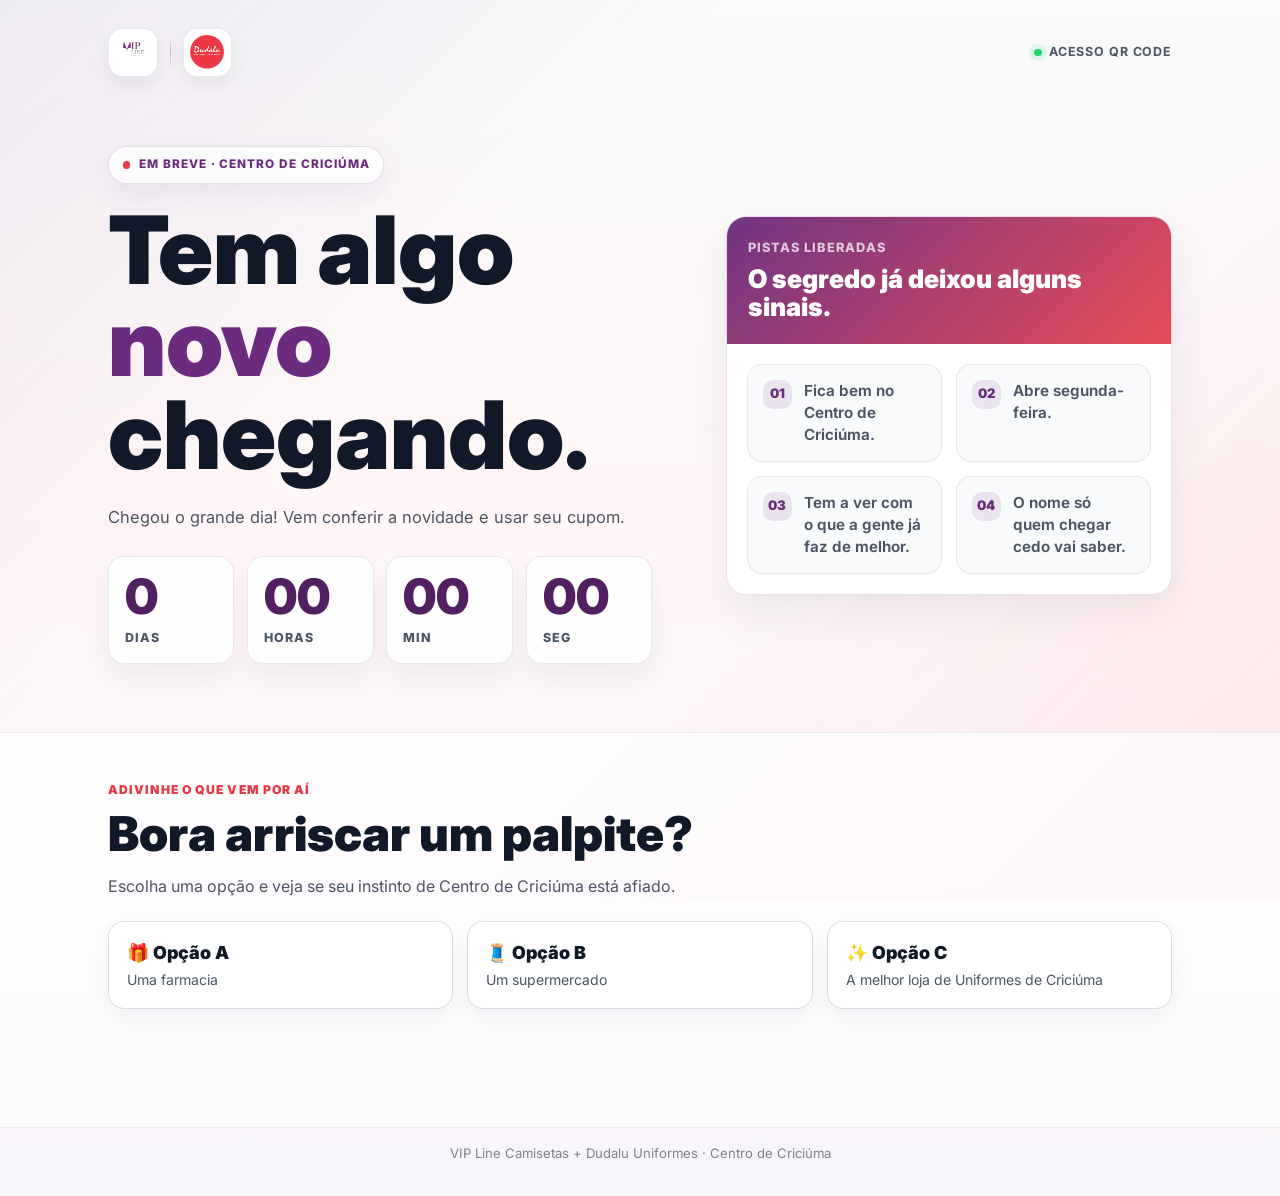
<file: misterio.html>
<!DOCTYPE html>
<html lang="pt-BR">
<head>
  <meta charset="UTF-8">
  <meta name="viewport" content="width=device-width, initial-scale=1.0">
  <title>Tem algo novo chegando | VIP Line + Dudalu</title>
  <meta name="description" content="Uma novidade misteriosa vai chegar ao Centro de Criciúma. Adivinhe primeiro e desbloqueie 20% de desconto na abertura.">
  <meta name="robots" content="noindex">

  <meta property="og:type" content="website">
  <meta property="og:url" content="https://dudaline.com/misterio.html">
  <meta property="og:title" content="Tem algo novo chegando.">
  <meta property="og:description" content="Ainda é segredo. Mas quem descobrir primeiro garante 20% de desconto na abertura.">
  <meta property="og:image" content="https://dudaline.com/assets/img/hero-home.png">

  <meta name="twitter:card" content="summary_large_image">
  <meta name="twitter:url" content="https://dudaline.com/misterio.html">
  <meta name="twitter:title" content="Tem algo novo chegando.">
  <meta name="twitter:description" content="Ainda é segredo. Mas quem descobrir primeiro garante 20% de desconto na abertura.">
  <meta name="twitter:image" content="https://dudaline.com/assets/img/hero-home.png">

  <link rel="icon" href="/assets/img/favicon.png">
  <link rel="icon" type="image/png" sizes="96x96" href="/assets/img/favicon-96x96.png">
  <link rel="icon" type="image/png" sizes="48x48" href="/assets/img/favicon-48x48.png">
  <link rel="icon" type="image/png" sizes="32x32" href="/assets/img/favicon-32x32.png">
  <link rel="icon" type="image/png" sizes="16x16" href="/assets/img/favicon-16x16.png">
  <link rel="apple-touch-icon" sizes="180x180" href="/assets/img/apple-touch-icon.png">

  <link rel="preconnect" href="https://fonts.googleapis.com">
  <link rel="preconnect" href="https://fonts.gstatic.com" crossorigin>
  <link rel="preload" as="style" href="https://fonts.googleapis.com/css2?family=Inter:wght@300;400;500;600;700;800;900&display=swap" onload="this.onload=null;this.rel='stylesheet'">
  <noscript><link rel="stylesheet" href="https://fonts.googleapis.com/css2?family=Inter:wght@300;400;500;600;700;800;900&display=swap"></noscript>
  <link rel="stylesheet" href="assets/css/tailwind.min.css">

  <style>
    :root {
      --brand-purple: #6B2C7E;
      --brand-purple-dark: #522060;
      --brand-purple-soft: #F8F5FA;
      --brand-red: #E63946;
      --brand-red-dark: #C1121F;
      --brand-red-soft: #FFF5F6;
      --brand-bg: #F9FAFB;
      --brand-text: #111827;
      --brand-muted: #4B5563;
      --brand-line: #E5E7EB;
      --brand-green: #25D366;
      --brand-green-dark: #1EBE5A;
      --shadow-soft: 0 18px 45px rgba(17, 24, 39, 0.08);
      --radius-card: 1rem;
      --transition: all 0.3s cubic-bezier(0.4, 0, 0.2, 1);
    }

    * {
      box-sizing: border-box;
    }

    html {
      scroll-behavior: smooth;
    }

    body {
      margin: 0;
      min-height: 100vh;
      background:
        linear-gradient(180deg, rgba(249, 250, 251, 0.96) 0%, rgba(255, 245, 246, 0.86) 43%, rgba(248, 245, 250, 0.92) 100%);
      color: var(--brand-text);
      font-family: "Inter", sans-serif;
      -webkit-font-smoothing: antialiased;
      text-rendering: optimizeLegibility;
    }

    a {
      color: inherit;
      text-decoration: none;
    }

    button,
    input {
      font: inherit;
    }

    button {
      cursor: pointer;
    }

    [hidden] {
      display: none !important;
    }

    .page-shell {
      min-height: 100vh;
      overflow: hidden;
      position: relative;
    }

    .page-shell::before {
      content: "";
      position: fixed;
      inset: 0;
      z-index: -1;
      background:
        linear-gradient(135deg, rgba(107, 44, 126, 0.08) 0%, transparent 34%),
        linear-gradient(315deg, rgba(230, 57, 70, 0.08) 0%, transparent 38%);
      pointer-events: none;
    }

    .wrap {
      width: min(100%, 1120px);
      margin: 0 auto;
      padding: 0 1.25rem;
    }

    .brand-strip {
      padding: 1rem 0 0.5rem;
    }

    .brand-strip__inner {
      display: flex;
      align-items: center;
      justify-content: space-between;
      gap: 1rem;
      min-height: 3.75rem;
    }

    .brand-lockup {
      display: inline-flex;
      align-items: center;
      gap: 0.75rem;
      min-width: 0;
    }

    .brand-logo {
      display: inline-flex;
      align-items: center;
      justify-content: center;
      width: 3.1rem;
      height: 3.1rem;
      padding: 0.42rem;
      background: #fff;
      border: 1px solid rgba(229, 231, 235, 0.9);
      border-radius: 0.9rem;
      box-shadow: 0 8px 20px rgba(17, 24, 39, 0.06);
    }

    .brand-logo img {
      width: 100%;
      height: 100%;
      object-fit: contain;
      display: block;
    }

    .brand-divider {
      width: 1px;
      height: 2.1rem;
      background: linear-gradient(to bottom, transparent, rgba(156, 163, 175, 0.65), transparent);
      flex: 0 0 auto;
    }

    .brand-note {
      display: inline-flex;
      align-items: center;
      gap: 0.45rem;
      color: var(--brand-muted);
      font-size: 0.78rem;
      font-weight: 700;
      letter-spacing: 0.07em;
      text-transform: uppercase;
      white-space: nowrap;
    }

    .brand-note__dot {
      width: 0.45rem;
      height: 0.45rem;
      border-radius: 999px;
      background: var(--brand-green);
      box-shadow: 0 0 0 5px rgba(37, 211, 102, 0.12);
    }

    .hero {
      padding: 2.25rem 0 2.75rem;
    }

    .hero-grid {
      display: grid;
      gap: 2rem;
      align-items: center;
    }

    .eyebrow {
      display: inline-flex;
      align-items: center;
      gap: 0.55rem;
      margin: 0 0 1.25rem;
      padding: 0.55rem 0.85rem;
      border: 1px solid rgba(107, 44, 126, 0.16);
      border-radius: 999px;
      background: rgba(255, 255, 255, 0.78);
      color: var(--brand-purple);
      font-size: 0.74rem;
      font-weight: 800;
      letter-spacing: 0.08em;
      text-transform: uppercase;
      box-shadow: 0 10px 28px rgba(107, 44, 126, 0.08);
    }

    .eyebrow::before {
      content: "";
      width: 0.48rem;
      height: 0.48rem;
      border-radius: 999px;
      background: var(--brand-red);
    }

    .hero-title {
      max-width: 11ch;
      margin: 0;
      color: var(--brand-text);
      font-size: clamp(2.65rem, 14vw, 5.9rem);
      line-height: 0.98;
      font-weight: 900;
      letter-spacing: 0;
    }

    .hero-title span {
      color: var(--brand-purple);
    }

    .hero-copy {
      max-width: 38rem;
      margin: 1.35rem 0 0;
      color: var(--brand-muted);
      font-size: 1.03rem;
      line-height: 1.7;
    }

    .countdown {
      display: grid;
      grid-template-columns: repeat(2, minmax(0, 1fr));
      gap: 0.8rem;
      margin-top: 1.55rem;
      max-width: 34rem;
    }

    .time-card {
      min-height: 6.1rem;
      padding: 1rem;
      border: 1px solid rgba(229, 231, 235, 0.9);
      border-radius: var(--radius-card);
      background: rgba(255, 255, 255, 0.86);
      box-shadow: 0 12px 28px rgba(17, 24, 39, 0.06);
    }

    .time-card strong {
      display: block;
      min-width: 2ch;
      color: var(--brand-purple-dark);
      font-size: clamp(2rem, 11vw, 3.05rem);
      line-height: 1;
      font-weight: 900;
    }

    .time-card span {
      display: block;
      margin-top: 0.45rem;
      color: var(--brand-muted);
      font-size: 0.78rem;
      font-weight: 800;
      letter-spacing: 0.08em;
      text-transform: uppercase;
    }

    .mystery-card {
      border: 1px solid rgba(107, 44, 126, 0.14);
      border-radius: 1.25rem;
      background: #fff;
      box-shadow: var(--shadow-soft);
      overflow: hidden;
    }

    .mystery-card__top {
      padding: 1.1rem;
      background: linear-gradient(135deg, rgba(107, 44, 126, 0.96), rgba(230, 57, 70, 0.9));
      color: #fff;
    }

    .mystery-card__top p {
      margin: 0;
      color: rgba(255, 255, 255, 0.72);
      font-size: 0.8rem;
      font-weight: 800;
      letter-spacing: 0.08em;
      text-transform: uppercase;
    }

    .mystery-card__top h2 {
      margin: 0.45rem 0 0;
      font-size: 1.6rem;
      line-height: 1.12;
      font-weight: 900;
      letter-spacing: 0;
    }

    .clues {
      display: grid;
      gap: 0.85rem;
      padding: 1rem;
      background: rgba(255, 255, 255, 0.76);
    }

    .clue-card {
      display: flex;
      align-items: flex-start;
      gap: 0.8rem;
      min-height: 4.6rem;
      padding: 0.95rem;
      border: 1px solid rgba(229, 231, 235, 0.9);
      border-radius: 0.95rem;
      background: var(--brand-bg);
    }

    .clue-card__number {
      display: inline-flex;
      align-items: center;
      justify-content: center;
      flex: 0 0 auto;
      width: 1.8rem;
      height: 1.8rem;
      border-radius: 0.62rem;
      background: rgba(107, 44, 126, 0.1);
      color: var(--brand-purple);
      font-size: 0.82rem;
      font-weight: 900;
    }

    .clue-card p {
      margin: 0;
      color: var(--brand-muted);
      font-size: 0.95rem;
      line-height: 1.45;
      font-weight: 650;
    }

    .section {
      padding: 2.25rem 0;
    }

    .section-band {
      padding: 2rem 0;
      background: rgba(255, 255, 255, 0.62);
      border-top: 1px solid rgba(229, 231, 235, 0.78);
      border-bottom: 1px solid rgba(229, 231, 235, 0.78);
    }

    .section-head {
      max-width: 39rem;
      margin-bottom: 1.35rem;
    }

    .section-kicker {
      display: block;
      margin-bottom: 0.55rem;
      color: var(--brand-red);
      font-size: 0.76rem;
      font-weight: 900;
      letter-spacing: 0.09em;
      text-transform: uppercase;
    }

    .section-title {
      margin: 0;
      color: var(--brand-text);
      font-size: clamp(1.9rem, 8vw, 3rem);
      line-height: 1.08;
      font-weight: 900;
      letter-spacing: 0;
    }

    .section-copy {
      margin: 0.8rem 0 0;
      color: var(--brand-muted);
      font-size: 1rem;
      line-height: 1.65;
    }

    .options-grid {
      display: grid;
      gap: 0.9rem;
    }

    .option-card {
      display: grid;
      gap: 0.2rem;
      width: 100%;
      min-height: 5.3rem;
      padding: 1.1rem;
      text-align: left;
      border: 1.5px solid rgba(107, 44, 126, 0.18);
      border-radius: var(--radius-card);
      background: #fff;
      color: var(--brand-text);
      box-shadow: 0 10px 24px rgba(17, 24, 39, 0.05);
      transition: var(--transition);
    }

    .option-card:hover,
    .option-card:focus-visible {
      transform: translateY(-2px);
      border-color: rgba(107, 44, 126, 0.52);
      box-shadow: 0 16px 32px rgba(107, 44, 126, 0.13);
      outline: none;
    }

    .option-card strong {
      font-size: 1.12rem;
      font-weight: 900;
    }

    .option-card span {
      color: var(--brand-muted);
      font-size: 0.88rem;
      line-height: 1.45;
    }

    .quiz-state {
      min-height: 3.4rem;
      margin-top: 1rem;
    }

    .checking,
    .success,
    .wrong {
      display: flex;
      align-items: center;
      gap: 0.75rem;
      padding: 0.9rem 1rem;
      border-radius: var(--radius-card);
      font-weight: 800;
    }

    .checking {
      border: 1px solid rgba(107, 44, 126, 0.14);
      background: rgba(107, 44, 126, 0.08);
      color: var(--brand-purple-dark);
    }

    .success {
      border: 1px solid rgba(37, 211, 102, 0.24);
      background: rgba(37, 211, 102, 0.09);
      color: #12733A;
      opacity: 0;
      transform: translateY(6px);
      transition: var(--transition);
    }

    .success.is-visible {
      opacity: 1;
      transform: translateY(0);
    }

    .wrong {
      border: 1px solid rgba(230, 57, 70, 0.24);
      background: rgba(230, 57, 70, 0.08);
      color: var(--brand-red-dark);
      opacity: 0;
      transform: translateY(6px);
      transition: var(--transition);
    }

    .wrong.is-visible {
      opacity: 1;
      transform: translateY(0);
    }

    .spinner {
      width: 1.15rem;
      height: 1.15rem;
      border: 2px solid rgba(107, 44, 126, 0.22);
      border-top-color: var(--brand-purple);
      border-radius: 999px;
      animation: spin 0.8s linear infinite;
    }

    .game-area.is-checking .option-card {
      animation: shuffle 0.55s ease-in-out infinite;
      pointer-events: none;
    }

    .game-area.is-checking .option-card:nth-child(2) {
      animation-delay: 0.08s;
    }

    .game-area.is-checking .option-card:nth-child(3) {
      animation-delay: 0.16s;
    }

    .form-section {
      opacity: 0;
      transform: translateY(10px);
      transition: var(--transition);
    }

    .form-section.is-visible {
      opacity: 1;
      transform: translateY(0);
    }

    .lead-form {
      display: grid;
      gap: 1rem;
      margin-top: 1.1rem;
      padding: 1.1rem;
      border: 1px solid rgba(229, 231, 235, 0.95);
      border-radius: 1.2rem;
      background: #fff;
      box-shadow: var(--shadow-soft);
    }

    .field {
      display: grid;
      gap: 0.45rem;
    }

    .field label {
      color: var(--brand-text);
      font-size: 0.86rem;
      font-weight: 850;
    }

    .field input {
      width: 100%;
      min-height: 3.15rem;
      padding: 0.8rem 0.9rem;
      border: 1.5px solid var(--brand-line);
      border-radius: 0.85rem;
      background: var(--brand-bg);
      color: var(--brand-text);
      transition: var(--transition);
    }

    .field input:focus {
      border-color: rgba(107, 44, 126, 0.64);
      background: #fff;
      box-shadow: 0 0 0 4px rgba(107, 44, 126, 0.1);
      outline: none;
    }

    .field input[aria-invalid="true"] {
      border-color: var(--brand-red);
      box-shadow: 0 0 0 4px rgba(230, 57, 70, 0.08);
    }

    .error-message {
      min-height: 1rem;
      color: var(--brand-red-dark);
      font-size: 0.78rem;
      font-weight: 700;
    }

    .hp-field {
      position: absolute;
      left: -9999px;
      width: 1px;
      height: 1px;
      opacity: 0;
      pointer-events: none;
    }

    .btn {
      display: inline-flex;
      align-items: center;
      justify-content: center;
      gap: 0.65rem;
      min-height: 3.25rem;
      padding: 0.85rem 1.45rem;
      border: 0;
      border-radius: 999px;
      font-weight: 900;
      line-height: 1.2;
      transition: var(--transition);
    }

    .btn-primary {
      width: 100%;
      background: var(--brand-purple);
      color: #fff;
      box-shadow: 0 14px 28px rgba(107, 44, 126, 0.22);
    }

    .btn-primary:hover,
    .btn-primary:focus-visible {
      background: var(--brand-purple-dark);
      transform: translateY(-1px);
      outline: none;
    }

    .btn-wa {
      width: 100%;
      background: var(--brand-green);
      color: #fff;
      box-shadow: 0 14px 28px rgba(37, 211, 102, 0.22);
    }

    .btn-wa:hover,
    .btn-wa:focus-visible {
      background: var(--brand-green-dark);
      transform: translateY(-1px);
      outline: none;
    }

    .btn svg {
      width: 1.25rem;
      height: 1.25rem;
      flex: 0 0 auto;
    }

    .coupon-section {
      padding: 2.5rem 0 4rem;
      opacity: 0;
      transform: translateY(12px);
      transition: var(--transition);
    }

    .coupon-section.is-visible {
      opacity: 1;
      transform: translateY(0);
    }

    .coupon-card {
      position: relative;
      display: grid;
      gap: 1.15rem;
      padding: 1.35rem;
      border: 1px solid rgba(107, 44, 126, 0.17);
      border-radius: 1.25rem;
      background: #fff;
      box-shadow: 0 22px 55px rgba(17, 24, 39, 0.1);
      overflow: hidden;
    }

    .coupon-card::before {
      content: "";
      position: absolute;
      inset: 0 0 auto;
      height: 0.45rem;
      background: linear-gradient(90deg, var(--brand-purple), var(--brand-red));
    }

    .coupon-badge {
      display: inline-flex;
      align-items: center;
      gap: 0.45rem;
      width: fit-content;
      padding: 0.5rem 0.8rem;
      border-radius: 999px;
      background: rgba(37, 211, 102, 0.11);
      color: #12733A;
      font-size: 0.78rem;
      font-weight: 900;
      letter-spacing: 0.08em;
      text-transform: uppercase;
    }

    .coupon-code {
      display: inline-flex;
      align-items: center;
      justify-content: center;
      width: 100%;
      min-height: 5.5rem;
      padding: 1.1rem;
      border: 1.5px dashed rgba(107, 44, 126, 0.42);
      border-radius: var(--radius-card);
      background: linear-gradient(135deg, rgba(107, 44, 126, 0.09), rgba(230, 57, 70, 0.08));
      color: var(--brand-purple-dark);
      font-size: clamp(1.7rem, 7.5vw, 3.25rem);
      font-weight: 900;
      letter-spacing: 0.02em;
      text-align: center;
      white-space: nowrap;
      word-break: normal;
      overflow-wrap: normal;
    }

    .coupon-card p {
      margin: 0;
      color: var(--brand-muted);
      font-size: 1rem;
      line-height: 1.65;
    }

    .footer-note {
      padding: 1rem 0 2rem;
      color: rgba(75, 85, 99, 0.72);
      text-align: center;
      font-size: 0.82rem;
    }

    .sr-only {
      position: absolute;
      width: 1px;
      height: 1px;
      padding: 0;
      margin: -1px;
      overflow: hidden;
      clip: rect(0, 0, 0, 0);
      white-space: nowrap;
      border: 0;
    }

    @keyframes spin {
      to {
        transform: rotate(360deg);
      }
    }

    @keyframes shuffle {
      0%,
      100% {
        transform: translateX(0) rotate(0deg);
      }
      35% {
        transform: translateX(4px) rotate(0.4deg);
      }
      70% {
        transform: translateX(-4px) rotate(-0.4deg);
      }
    }

    @media (prefers-reduced-motion: reduce) {
      html {
        scroll-behavior: auto;
      }

      *,
      *::before,
      *::after {
        animation-duration: 0.01ms !important;
        animation-iteration-count: 1 !important;
        transition-duration: 0.01ms !important;
      }
    }

    @media (min-width: 640px) {
      .wrap {
        padding: 0 1.75rem;
      }

      .countdown {
        grid-template-columns: repeat(4, minmax(0, 1fr));
      }

      .options-grid,
      .clues {
        grid-template-columns: repeat(2, minmax(0, 1fr));
      }

      .lead-form {
        grid-template-columns: repeat(2, minmax(0, 1fr));
        padding: 1.4rem;
      }

      .field--full,
      .lead-form .btn-primary {
        grid-column: 1 / -1;
      }
    }

    @media (min-width: 920px) {
      .brand-strip {
        padding-top: 1.4rem;
      }

      .hero {
        padding: 3.5rem 0 4.25rem;
      }

      .hero-grid {
        grid-template-columns: minmax(0, 1.1fr) minmax(22rem, 0.9fr);
        gap: 4.5rem;
      }

      .mystery-card__top {
        padding: 1.35rem;
      }

      .clues {
        padding: 1.25rem;
      }

      .section {
        padding: 3.5rem 0;
      }

      .section-band {
        padding: 3rem 0;
      }

      .options-grid {
        grid-template-columns: repeat(3, minmax(0, 1fr));
      }

      .coupon-card {
        max-width: 48rem;
        margin: 0 auto;
        padding: 1.7rem;
      }
    }

    @media (max-width: 380px) {
      .brand-note {
        display: none;
      }

      .hero-title {
        font-size: 2.35rem;
      }

      .coupon-code {
        font-size: 1.75rem;
      }
    }
  </style>
</head>
<body>
  <svg class="sr-only" aria-hidden="true">
    <symbol id="wa" viewBox="0 0 24 24" fill="currentColor">
      <path d="M17.472 14.382c-.297-.149-1.758-.867-2.03-.967-.273-.099-.471-.148-.67.15-.197.297-.767.966-.94 1.164-.173.199-.347.223-.644.075-.297-.15-1.255-.463-2.39-1.475-.883-.788-1.48-1.761-1.653-2.059-.173-.297-.018-.458.13-.606.134-.133.298-.347.446-.52.149-.174.198-.298.298-.497.099-.198.05-.371-.025-.52-.075-.149-.669-1.612-.916-2.207-.242-.579-.487-.5-.669-.51a12.8 12.8 0 0 0-.57-.01c-.198 0-.52.074-.792.372-.272.297-1.04 1.016-1.04 2.479 0 1.462 1.065 2.875 1.213 3.074.149.198 2.096 3.2 5.077 4.487.709.306 1.262.489 1.694.625.712.227 1.36.195 1.871.118.571-.085 1.758-.719 2.006-1.413.248-.694.248-1.289.173-1.413-.074-.124-.272-.198-.57-.347m-5.421 7.403h-.004a9.87 9.87 0 0 1-5.031-1.378l-.361-.214-3.741.982.998-3.648-.235-.374a9.86 9.86 0 0 1-1.51-5.26c.001-5.45 4.436-9.884 9.888-9.884 2.64 0 5.122 1.03 6.988 2.898a9.825 9.825 0 0 1 2.893 6.994c-.003 5.45-4.437 9.884-9.885 9.884m8.413-18.297A11.815 11.815 0 0 0 12.05 0C5.495 0 .16 5.335.157 11.892c0 2.096.547 4.142 1.588 5.945L.057 24l6.305-1.654a11.882 11.882 0 0 0 5.683 1.448h.005c6.554 0 11.89-5.335 11.893-11.893a11.821 11.821 0 0 0-3.48-8.413Z"/>
    </symbol>
  </svg>

  <div class="page-shell">
    <header class="brand-strip" aria-label="VIP Line e Dudalu">
      <div class="wrap brand-strip__inner">
        <div class="brand-lockup" aria-label="VIP Line Camisetas + Dudalu Uniformes">
          <div class="brand-logo">
            <img src="assets/img/logo-sf-2.png" alt="VIP Line Camisetas" width="200" height="200" decoding="async">
          </div>
          <div class="brand-divider" aria-hidden="true"></div>
          <div class="brand-logo">
            <img src="assets/img/logo-sf-1.png" alt="Dudalu Uniformes" width="200" height="200" decoding="async">
          </div>
        </div>
        <div class="brand-note"><span class="brand-note__dot" aria-hidden="true"></span> Acesso QR Code</div>
      </div>
    </header>

    <main>
      <div id="lockedFlow">
        <section class="hero" aria-labelledby="teaserTitle">
          <div class="wrap hero-grid">
            <div>
              <p class="eyebrow">Em breve · Centro de Criciúma</p>
              <h1 id="teaserTitle" class="hero-title">Tem algo <span>novo</span> chegando.</h1>
              <p id="supportCopy" class="hero-copy">Ainda é segredo. Mas quem descobrir primeiro garante 20% de desconto na abertura.</p>

              <div class="countdown" aria-label="Contagem regressiva para segunda-feira, 20 de julho de 2026, às 09h">
                <div class="time-card">
                  <strong id="days">0</strong>
                  <span>dias</span>
                </div>
                <div class="time-card">
                  <strong id="hours">0</strong>
                  <span>horas</span>
                </div>
                <div class="time-card">
                  <strong id="minutes">0</strong>
                  <span>min</span>
                </div>
                <div class="time-card">
                  <strong id="seconds">0</strong>
                  <span>seg</span>
                </div>
              </div>
            </div>

            <aside class="mystery-card" aria-label="Pistas do mistério">
              <div class="mystery-card__top">
                <p>Pistas liberadas</p>
                <h2>O segredo já deixou alguns sinais.</h2>
              </div>
              <div id="clueGrid" class="clues"></div>
            </aside>
          </div>
        </section>

        <section class="section-band" aria-labelledby="gameTitle">
          <div class="wrap">
            <div class="section-head">
              <span class="section-kicker">Adivinhe o que vem por aí</span>
              <h2 id="gameTitle" class="section-title">Bora arriscar um palpite?</h2>
              <p class="section-copy">Escolha uma opção e veja se seu instinto de Centro de Criciúma está afiado.</p>
            </div>

            <div id="gameArea" class="game-area">
              <div id="optionsGrid" class="options-grid" aria-label="Opções do jogo"></div>
              <div class="quiz-state" aria-live="polite">
                <div id="checkingState" class="checking" hidden>
                  <span class="spinner" aria-hidden="true"></span>
                  <span>Verificando sua resposta...</span>
                </div>
                <div id="successState" class="success" hidden>
                  <span aria-hidden="true">✓</span>
                  <span>Você acertou! 🎉</span>
                </div>
                <div id="wrongState" class="wrong" hidden>
                  <span aria-hidden="true">×</span>
                  <span>tente de novo</span>
                </div>
              </div>
            </div>
          </div>
        </section>

        <section id="formSection" class="section form-section" aria-labelledby="formTitle" hidden>
          <div class="wrap">
            <div class="section-head">
              <span class="section-kicker">Cupom quase liberado</span>
              <h2 id="formTitle" class="section-title">Agora é só garantir seu contato.</h2>
              <p class="section-copy">Preencha seus dados para liberar o cupom de 20% da semana de abertura.</p>
            </div>

            <form id="leadForm" class="lead-form" novalidate>
              <div class="field field--full">
                <label for="nome">Nome</label>
                <input id="nome" name="nome" type="text" autocomplete="name" required>
                <span id="nomeError" class="error-message" aria-live="polite"></span>
              </div>

              <div class="field">
                <label for="whatsapp">WhatsApp</label>
                <input id="whatsapp" name="whatsapp" type="tel" inputmode="tel" autocomplete="tel" placeholder="(48) 99999-9999" required>
                <span id="whatsappError" class="error-message" aria-live="polite"></span>
              </div>

              <div class="field">
                <label for="email">E-mail</label>
                <input id="email" name="email" type="email" inputmode="email" autocomplete="email" required>
                <span id="emailError" class="error-message" aria-live="polite"></span>
              </div>

              <div class="hp-field" aria-hidden="true">
                <label for="empresa">Empresa</label>
                <input id="empresa" name="empresa" type="text" tabindex="-1" autocomplete="off">
              </div>

              <button class="btn btn-primary" type="submit">Quero meu cupom de 20%</button>
            </form>
          </div>
        </section>
      </div>

      <section id="couponSection" class="coupon-section" aria-labelledby="couponTitle" hidden>
        <div class="wrap">
          <div class="coupon-card">
            <span class="coupon-badge">Cupom liberado ✓</span>
            <h2 id="couponTitle" class="section-title">Você garantiu seu desconto.</h2>
            <div class="coupon-code" aria-label="Código do cupom">MISTERIO20</div>
            <p>Apresente este cupom na loja (ou mande esta tela pelo WhatsApp) na semana de abertura.</p>
            <a id="whatsappCoupon" class="btn btn-wa" href="https://wa.me/5548996969795" target="_blank" rel="noopener noreferrer">
              <svg aria-hidden="true"><use href="#wa"></use></svg>
              Confirmar cupom no WhatsApp
            </a>
          </div>
        </div>
      </section>
    </main>

    <footer class="footer-note">
      VIP Line Camisetas + Dudalu Uniformes · Centro de Criciúma
    </footer>
  </div>

  <noscript>
    <div class="wrap" style="padding:1rem 1.25rem 2rem;color:#4B5563;">
      Ative o JavaScript para participar do jogo e liberar o cupom.
    </div>
  </noscript>

  <script>
    (function () {
      "use strict";

      const CONFIG = {
        deadline: "2026-07-20T09:00:00-03:00",
        storageKey: "misterio_unlocked",
        leadKey: "misterio_lead",
        coupon: "MISTERIO20",
        whatsappPhone: "5548996969795"
      };

      const pistas = [
        "Fica bem no Centro de Criciúma.",
        "Abre segunda-feira.",
        "Tem a ver com o que a gente já faz de melhor.",
        "O nome só quem chegar cedo vai saber."
      ];

      const opcoes = [
        { id: "opcao-a", label: "🎁 Opção A", hint: "Uma farmacia" },
        { id: "opcao-b", label: "🧵 Opção B", hint: "Um supermercado" },
        { id: "opcao-c", label: "✨ Opção C", hint: "A melhor loja de Uniformes de Criciúma" }
      ];

      const els = {};
      let checkingAnswer = false;
      let hasSolved = false;
      let countdownTimer = null;

      document.addEventListener("DOMContentLoaded", init);

      function init() {
        cacheElements();
        renderPistas();
        renderOpcoes();
        startCountdown();
        bindForm();

        const storedLead = readJSON(CONFIG.leadKey) || {};
        if (readFlag(CONFIG.storageKey)) {
          showCoupon(storedLead, true);
        }
      }

      function cacheElements() {
        els.lockedFlow = document.getElementById("lockedFlow");
        els.clueGrid = document.getElementById("clueGrid");
        els.optionsGrid = document.getElementById("optionsGrid");
        els.gameArea = document.getElementById("gameArea");
        els.checkingState = document.getElementById("checkingState");
        els.successState = document.getElementById("successState");
        els.wrongState = document.getElementById("wrongState");
        els.formSection = document.getElementById("formSection");
        els.leadForm = document.getElementById("leadForm");
        els.couponSection = document.getElementById("couponSection");
        els.whatsappCoupon = document.getElementById("whatsappCoupon");
        els.supportCopy = document.getElementById("supportCopy");
        els.time = {
          days: document.getElementById("days"),
          hours: document.getElementById("hours"),
          minutes: document.getElementById("minutes"),
          seconds: document.getElementById("seconds")
        };
      }

      function renderPistas() {
        pistas.forEach((texto, index) => {
          const card = document.createElement("div");
          card.className = "clue-card";

          const number = document.createElement("span");
          number.className = "clue-card__number";
          number.textContent = String(index + 1).padStart(2, "0");

          const copy = document.createElement("p");
          copy.textContent = texto;

          card.append(number, copy);
          els.clueGrid.appendChild(card);
        });
      }

      function renderOpcoes() {
        opcoes.forEach((opcao) => {
          const button = document.createElement("button");
          button.className = "option-card";
          button.type = "button";
          button.dataset.optionId = opcao.id;

          const label = document.createElement("strong");
          label.textContent = opcao.label;

          const hint = document.createElement("span");
          hint.textContent = opcao.hint;

          button.append(label, hint);
          button.addEventListener("click", () => revelarAcerto(opcao));
          els.optionsGrid.appendChild(button);
        });
      }

      function startCountdown() {
        updateCountdown();
        countdownTimer = window.setInterval(updateCountdown, 1000);
      }

      function updateCountdown() {
        const target = new Date(CONFIG.deadline).getTime();
        const now = Date.now();
        const diff = Math.max(0, target - now);

        const totalSeconds = Math.floor(diff / 1000);
        const days = Math.floor(totalSeconds / 86400);
        const hours = Math.floor((totalSeconds % 86400) / 3600);
        const minutes = Math.floor((totalSeconds % 3600) / 60);
        const seconds = totalSeconds % 60;

        els.time.days.textContent = days;
        els.time.hours.textContent = String(hours).padStart(2, "0");
        els.time.minutes.textContent = String(minutes).padStart(2, "0");
        els.time.seconds.textContent = String(seconds).padStart(2, "0");

        if (diff === 0) {
          window.clearInterval(countdownTimer);
          els.supportCopy.textContent = "Chegou o grande dia! Vem conferir a novidade e usar seu cupom.";
        }
      }

      function revelarAcerto(opcaoSelecionada) {
        if (checkingAnswer || hasSolved) return;
        checkingAnswer = true;

        els.gameArea.classList.add("is-checking");
        els.checkingState.hidden = false;
        els.successState.hidden = true;
        els.wrongState.hidden = true;
        els.successState.classList.remove("is-visible");
        els.wrongState.classList.remove("is-visible");
        toggleOptions(true);

        window.setTimeout(() => {
          const acertou = validarPalpite(opcaoSelecionada);
          els.gameArea.classList.remove("is-checking");
          els.checkingState.hidden = true;

          if (acertou) {
            hasSolved = true;
            els.successState.hidden = false;
            window.requestAnimationFrame(() => els.successState.classList.add("is-visible"));
            revealForm();
          } else {
            els.wrongState.hidden = false;
            window.requestAnimationFrame(() => els.wrongState.classList.add("is-visible"));
          }

          checkingAnswer = false;
          toggleOptions(hasSolved);
        }, 1250);
      }

      function validarPalpite(opcaoSelecionada) {
        return opcaoSelecionada.id === "opcao-c";
      }

      function toggleOptions(disabled) {
        els.optionsGrid.querySelectorAll("button").forEach((button) => {
          button.disabled = disabled;
        });
      }

      function revealForm() {
        els.formSection.hidden = false;
        window.requestAnimationFrame(() => {
          els.formSection.classList.add("is-visible");
          els.formSection.scrollIntoView({ behavior: "smooth", block: "start" });
        });
      }

      function bindForm() {
        els.leadForm.addEventListener("submit", (event) => {
          event.preventDefault();

          const lead = {
            nome: els.leadForm.nome.value.trim(),
            whatsapp: els.leadForm.whatsapp.value.trim(),
            email: els.leadForm.email.value.trim()
          };

          if (els.leadForm.empresa.value.trim() !== "") {
            return;
          }

          if (!validateLead(lead)) {
            return;
          }

          writeJSON(CONFIG.leadKey, lead);
          writeFlag(CONFIG.storageKey, true);
          els.formSection.hidden = true;
          showCoupon(lead, false);
        });
      }

      function validateLead(lead) {
        let valid = true;
        resetErrors();

        if (lead.nome.length < 2) {
          setError("nome", "Informe seu nome.");
          valid = false;
        }

        if (lead.whatsapp.replace(/\D/g, "").length < 10) {
          setError("whatsapp", "Informe um WhatsApp válido.");
          valid = false;
        }

        if (!/^[^\s@]+@[^\s@]+\.[^\s@]+$/.test(lead.email)) {
          setError("email", "Informe um e-mail válido.");
          valid = false;
        }

        return valid;
      }

      function resetErrors() {
        ["nome", "whatsapp", "email"].forEach((field) => {
          const input = els.leadForm[field];
          const error = document.getElementById(field + "Error");
          input.removeAttribute("aria-invalid");
          error.textContent = "";
        });
      }

      function setError(field, message) {
        const input = els.leadForm[field];
        const error = document.getElementById(field + "Error");
        input.setAttribute("aria-invalid", "true");
        error.textContent = message;
      }

      function showCoupon(lead, fromStorage) {
        if (fromStorage) {
          els.lockedFlow.hidden = true;
        }

        updateWhatsAppLink(lead || {});
        els.couponSection.hidden = false;
        window.requestAnimationFrame(() => {
          els.couponSection.classList.add("is-visible");
          els.couponSection.scrollIntoView({ behavior: "smooth", block: "start" });
        });
      }

      function updateWhatsAppLink(lead) {
        const nome = lead.nome || "Visitante do QR Code";
        const whatsapp = lead.whatsapp || "Não informado";
        const email = lead.email || "Não informado";
        const message = [
          "Olá! Eu participei do jogo do mistério da nova loja no Centro de Criciúma, acertei o palpite e quero confirmar meu cupom MISTERIO20.",
          "",
          "Nome: " + nome,
          "WhatsApp: " + whatsapp,
          "E-mail: " + email
        ].join("\n");

        els.whatsappCoupon.href = "https://wa.me/" + CONFIG.whatsappPhone + "?text=" + encodeURIComponent(message);
      }

      function readFlag(key) {
        try {
          return window.localStorage.getItem(key) === "true";
        } catch (error) {
          return false;
        }
      }

      function writeFlag(key, value) {
        try {
          window.localStorage.setItem(key, value ? "true" : "false");
        } catch (error) {}
      }

      function readJSON(key) {
        try {
          return JSON.parse(window.localStorage.getItem(key));
        } catch (error) {
          return null;
        }
      }

      function writeJSON(key, value) {
        try {
          window.localStorage.setItem(key, JSON.stringify(value));
        } catch (error) {}
      }
    })();
  </script>
</body>
</html>
</file>
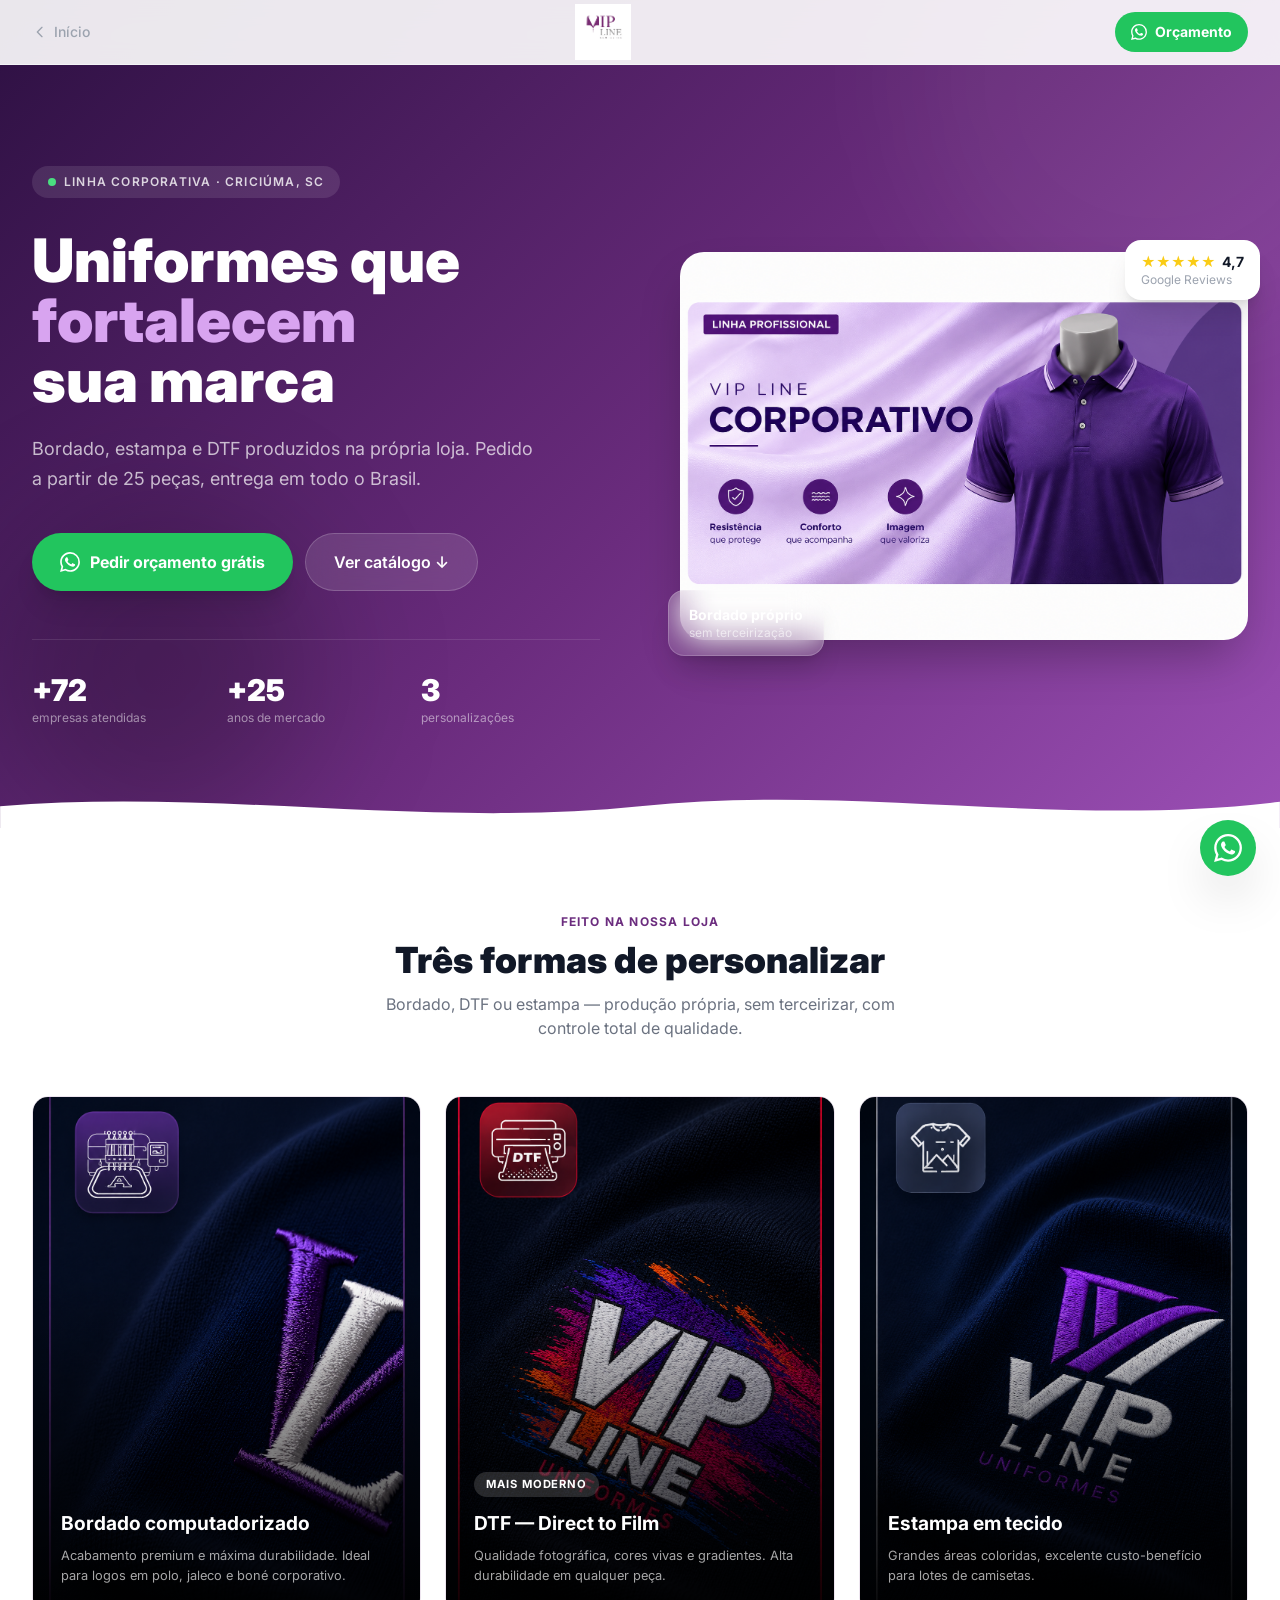
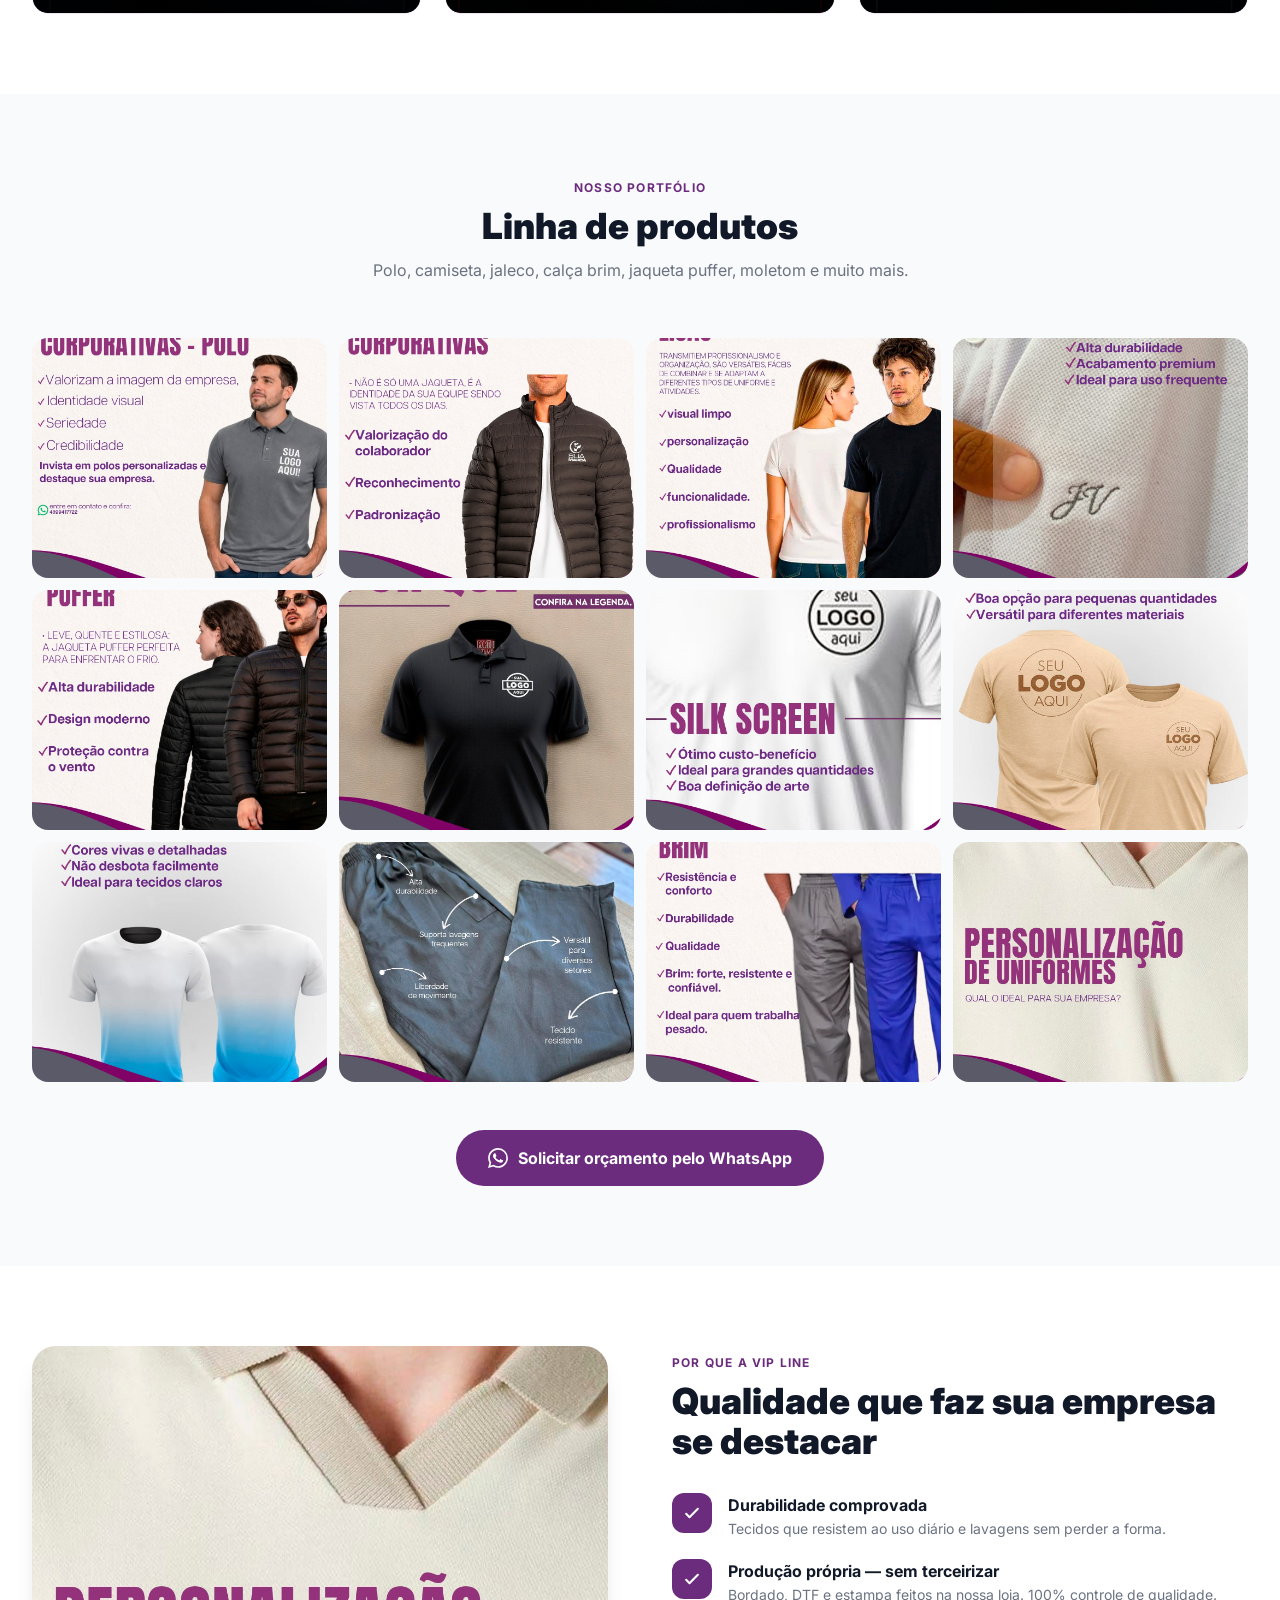
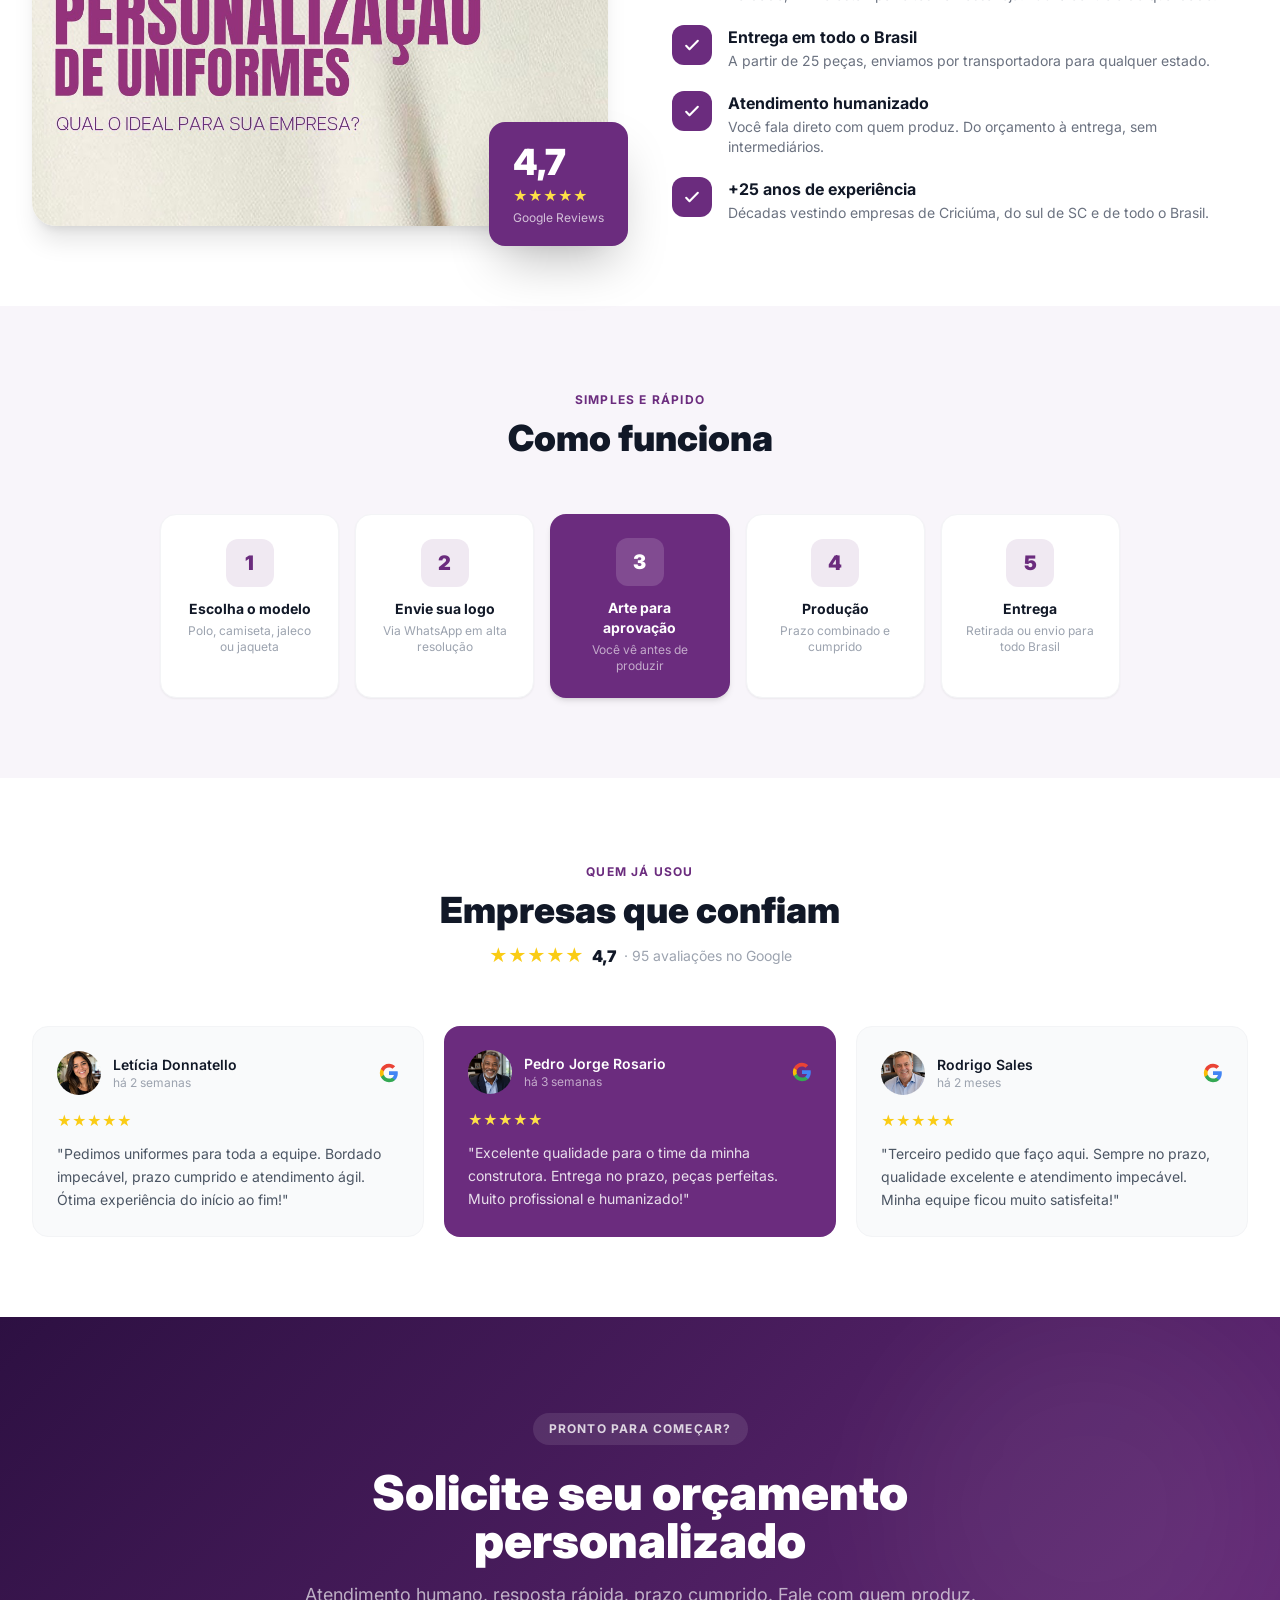
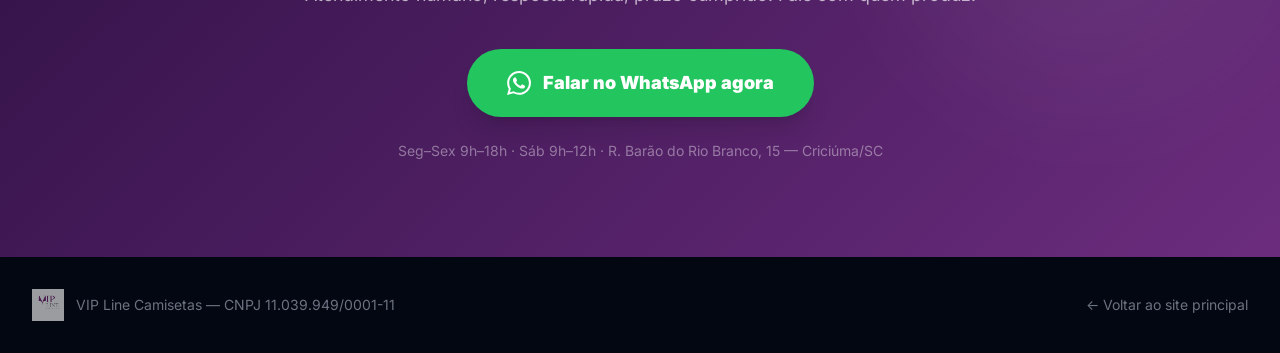
<file: vipline.html>
<!DOCTYPE html>
<html lang="pt-BR" class="scroll-smooth">
<head>
<meta charset="UTF-8">
<meta name="viewport" content="width=device-width, initial-scale=1.0">
<title>Uniformes Corporativos em Criciúma | VIP Line Camisetas</title>
<meta name="description" content="Uniformes corporativos personalizados em Criciúma. Bordado, estampa e DTF feitos na própria loja. Pedido mínimo de 25 peças. Entrega em todo o Brasil.">
<meta name="keywords" content="uniformes corporativos Criciúma, camisetas personalizadas, bordado DTF, uniformes profissionais SC, VIP Line">
<link rel="canonical" href="https://dudaline.com/vipline.html">

<!-- Open Graph -->
<meta property="og:type" content="website">
<meta property="og:url" content="https://dudaline.com/vipline.html">
<meta property="og:title" content="Uniformes Corporativos em Criciúma | VIP Line Camisetas">
<meta property="og:description" content="Uniformes corporativos personalizados em Criciúma. Bordado, estampa e DTF feitos na própria loja. Pedido mínimo de 25 peças. Entrega em todo o Brasil.">
<meta property="og:image" content="https://dudaline.com/assets/img/conteiner-vip.png">

<!-- Twitter Cards -->
<meta name="twitter:card" content="summary_large_image">
<meta name="twitter:url" content="https://dudaline.com/vipline.html">
<meta name="twitter:title" content="Uniformes Corporativos em Criciúma | VIP Line Camisetas">
<meta name="twitter:description" content="Uniformes corporativos personalizados em Criciúma. Bordado, estampa e DTF feitos na própria loja. Pedido mínimo de 25 peças. Entrega em todo o Brasil.">
<meta name="twitter:image" content="https://dudaline.com/assets/img/conteiner-vip.png">

<link rel="icon" href="/assets/img/favicon.png">
<link rel="icon" type="image/png" sizes="96x96" href="/assets/img/favicon-96x96.png">
<link rel="icon" type="image/png" sizes="48x48" href="/assets/img/favicon-48x48.png">
<link rel="icon" type="image/png" sizes="32x32" href="/assets/img/favicon-32x32.png">
<link rel="icon" type="image/png" sizes="16x16" href="/assets/img/favicon-16x16.png">
<link rel="apple-touch-icon" sizes="180x180" href="/assets/img/apple-touch-icon.png">
<link rel="preconnect" href="https://fonts.googleapis.com">
<link rel="preconnect" href="https://fonts.gstatic.com" crossorigin>
<link rel="preload" as="style" href="https://fonts.googleapis.com/css2?family=Inter:wght@300;400;500;600;700;800;900&display=swap" onload="this.onload=null;this.rel='stylesheet'">
<noscript><link rel="stylesheet" href="https://fonts.googleapis.com/css2?family=Inter:wght@300;400;500;600;700;800;900&display=swap"></noscript>
<link rel="stylesheet" href="assets/css/tailwind.min.css">
<style>
a{text-decoration:none}
html{scroll-behavior:smooth}
.t{transition:all .3s cubic-bezier(.4,0,.2,1)}
.glass{background:rgba(255,255,255,.12);backdrop-filter:blur(16px);-webkit-backdrop-filter:blur(16px);border:1px solid rgba(255,255,255,.18)}
.iz{overflow:hidden}
.iz img{transition:transform .5s ease}
.iz:hover img{transform:scale(1.06)}
@keyframes wp{0%,100%{box-shadow:0 0 0 0 rgba(37,211,102,.5)}50%{box-shadow:0 0 0 14px rgba(37,211,102,0)}}
.wp{animation:wp 2s ease-in-out infinite}
</style>

<!-- Schema JSON-LD -->

<!-- Bloco 1: Organization -->
<script type="application/ld+json">
{
  "@context": "https://schema.org",
  "@type": "Organization",
  "@id": "https://dudaline.com/#organization",
  "name": "VIP Line + Dudalu Uniformes",
  "url": "https://dudaline.com/",
  "logo": {
    "@type": "ImageObject",
    "url": "https://dudaline.com/assets/img/logo-vip.png"
  },
  "telephone": "+5548996969795",
  "email": "viplinecamisetas@hotmail.com",
  "sameAs": [
    "https://www.instagram.com/viplinecamisetas/",
    "https://www.instagram.com/dudaluniformes/"
  ]
}
</script>

<!-- Bloco 2: WebPage -->
<script type="application/ld+json">
{
  "@context": "https://schema.org",
  "@type": "WebPage",
  "@id": "https://dudaline.com/vipline.html",
  "url": "https://dudaline.com/vipline.html",
  "name": "Uniformes Corporativos em Criciúma | VIP Line Camisetas",
  "description": "Uniformes corporativos personalizados em Criciúma. Bordado, estampa e DTF feitos na própria loja. Pedido mínimo de 25 peças. Entrega em todo o Brasil.",
  "isPartOf": { "@id": "https://dudaline.com/#website" },
  "about": { "@id": "https://dudaline.com/#organization" }
}
</script>

<!-- Bloco 3: BreadcrumbList -->
<script type="application/ld+json">
{
  "@context": "https://schema.org",
  "@type": "BreadcrumbList",
  "itemListElement": [
    {
      "@type": "ListItem",
      "position": 1,
      "name": "Início",
      "item": "https://dudaline.com/"
    },
    {
      "@type": "ListItem",
      "position": 2,
      "name": "VIP Line Camisetas",
      "item": "https://dudaline.com/vipline.html"
    }
  ]
}
</script>

<!-- Bloco 4: Service (VIP Line) -->
<script type="application/ld+json">
[
  {
    "@context": "https://schema.org",
    "@type": "Service",
    "name": "Bordado computadorizado em uniformes corporativos",
    "description": "Personalização de uniformes corporativos com bordado computadorizado. Acabamento premium e durabilidade máxima. Ideal para logos em polo, jaleco e boné corporativo. Resistente a lavagens frequentes.",
    "provider": { "@id": "https://dudaline.com/#organization" },
    "areaServed": { "@type": "Country", "name": "Brasil" },
    "serviceType": "Bordado computadorizado"
  },
  {
    "@context": "https://schema.org",
    "@type": "Service",
    "name": "DTF (Direct to Film) em uniformes",
    "description": "Personalização de uniformes com tecnologia DTF. Cores vivas, detalhes finos e qualidade fotográfica com alta durabilidade.",
    "provider": { "@id": "https://dudaline.com/#organization" },
    "areaServed": { "@type": "Country", "name": "Brasil" },
    "serviceType": "DTF Direct to Film"
  },
  {
    "@context": "https://schema.org",
    "@type": "Service",
    "name": "Estampa em tecido para uniformes",
    "description": "Personalização de uniformes com estampa em tecido. Ideal para grandes áreas e logos coloridos com excelente custo-benefício.",
    "provider": { "@id": "https://dudaline.com/#organization" },
    "areaServed": { "@type": "Country", "name": "Brasil" },
    "serviceType": "Estampa em tecido"
  },
  {
    "@context": "https://schema.org",
    "@type": "Service",
    "name": "Uniformes corporativos personalizados para empresas",
    "description": "Produção de uniformes corporativos para construção civil, indústria, restaurantes, comércios e demais segmentos. Pedido mínimo de 25 peças com envio para todo o Brasil.",
    "provider": { "@id": "https://dudaline.com/#organization" },
    "areaServed": { "@type": "Country", "name": "Brasil" },
    "serviceType": "Uniformes corporativos"
  },
  {
    "@context": "https://schema.org",
    "@type": "Service",
    "name": "Camisetas polo corporativas bordadas",
    "description": "Camisetas polo profissionais com bordado computadorizado para empresas de qualquer segmento. Pedido a partir de 25 peças.",
    "provider": { "@id": "https://dudaline.com/#organization" },
    "areaServed": { "@type": "Country", "name": "Brasil" },
    "serviceType": "Camisetas polo personalizadas"
  },
  {
    "@context": "https://schema.org",
    "@type": "Service",
    "name": "Uniformes industriais e para construção civil",
    "description": "Calça brim, jaleco, colete e fardamento completo para indústria, construção civil e serviços. Personalização com bordado ou DTF.",
    "provider": { "@id": "https://dudaline.com/#organization" },
    "areaServed": { "@type": "Country", "name": "Brasil" },
    "serviceType": "Uniformes industriais"
  }
]
</script>
</head>
<body class="bg-white font-sans antialiased text-gray-900">

<svg style="display:none">
  <symbol id="wa" viewBox="0 0 24 24" fill="currentColor">
    <path d="M17.472 14.382c-.297-.149-1.758-.867-2.03-.967-.273-.099-.471-.148-.67.15-.197.297-.767.966-.94 1.164-.173.199-.347.223-.644.075-.297-.15-1.255-.463-2.39-1.475-.883-.788-1.48-1.761-1.653-2.059-.173-.297-.018-.458.13-.606.134-.133.298-.347.446-.52.149-.174.198-.298.298-.497.099-.198.05-.371-.025-.52-.075-.149-.669-1.612-.916-2.207-.242-.579-.487-.5-.669-.51a12.8 12.8 0 0 0-.57-.01c-.198 0-.52.074-.792.372-.272.297-1.04 1.016-1.04 2.479 0 1.462 1.065 2.875 1.213 3.074.149.198 2.096 3.2 5.077 4.487.709.306 1.262.489 1.694.625.712.227 1.36.195 1.871.118.571-.085 1.758-.719 2.006-1.413.248-.694.248-1.289.173-1.413-.074-.124-.272-.198-.57-.347m-5.421 7.403h-.004a9.87 9.87 0 0 1-5.031-1.378l-.361-.214-3.741.982.998-3.648-.235-.374a9.86 9.86 0 0 1-1.51-5.26c.001-5.45 4.436-9.884 9.888-9.884 2.64 0 5.122 1.03 6.988 2.898a9.825 9.825 0 0 1 2.893 6.994c-.003 5.45-4.437 9.884-9.885 9.884m8.413-18.297A11.815 11.815 0 0 0 12.05 0C5.495 0 .16 5.335.157 11.892c0 2.096.547 4.142 1.588 5.945L.057 24l6.305-1.654a11.882 11.882 0 0 0 5.683 1.448h.005c6.554 0 11.89-5.335 11.893-11.893a11.821 11.821 0 0 0-3.48-8.413Z"/>
  </symbol>
  <symbol id="goog" viewBox="0 0 24 24">
    <path d="M22.56 12.25c0-.78-.07-1.53-.2-2.25H12v4.26h5.92c-.26 1.37-1.04 2.53-2.21 3.31v2.77h3.57c2.08-1.92 3.28-4.74 3.28-8.09z" fill="#4285F4"/>
    <path d="M12 23c2.97 0 5.46-.98 7.28-2.66l-3.57-2.77c-.98.66-2.23 1.06-3.71 1.06-2.86 0-5.29-1.93-6.16-4.53H2.18v2.84C3.99 20.53 7.7 23 12 23z" fill="#34A853"/>
    <path d="M5.84 14.09c-.22-.66-.35-1.36-.35-2.09s.13-1.43.35-2.09V7.07H2.18C1.43 8.55 1 10.22 1 12s.43 3.45 1.18 4.93l3.66-2.84z" fill="#FBBC05"/>
    <path d="M12 5.38c1.62 0 3.06.56 4.21 1.64l3.15-3.15C17.45 2.09 14.97 1 12 1 7.7 1 3.99 3.47 2.18 7.07l3.66 2.84c.87-2.6 3.3-4.53 6.16-4.53z" fill="#EA4335"/>
  </symbol>
  <symbol id="chk" viewBox="0 0 24 24" fill="none" stroke="currentColor" stroke-width="2.5" stroke-linecap="round" stroke-linejoin="round">
    <path d="M5 13l4 4L19 7"/>
  </symbol>
</svg>

<!-- HEADER -->
<header class="fixed top-0 left-0 right-0 z-50 bg-white/90 backdrop-blur-md border-b border-gray-100">
  <div class="max-w-7xl mx-auto px-5 lg:px-8 h-16 flex items-center justify-between">
    <a href="index.html" class="flex items-center gap-1.5 text-gray-400 hover:text-vip t text-sm font-medium">
      <svg class="w-4 h-4" fill="none" stroke="currentColor" viewBox="0 0 24 24"><path stroke-linecap="round" stroke-linejoin="round" stroke-width="2" d="M15 19l-7-7 7-7"/></svg>
      Início
    </a>
    <img src="assets/img/logo-vip.png" alt="VIP Line Camisetas" class="h-10 md:h-12 lg:h-14 w-auto">
    <a href="https://wa.me/5548996969795?text=Ol%C3%A1!%20Quero%20or%C3%A7amento%20VIP%20Line." target="_blank"
       class="flex items-center gap-2 bg-green-500 hover:bg-green-600 text-white text-sm font-bold px-4 py-2.5 rounded-full t">
      <svg class="w-4 h-4"><use href="#wa"/></svg>
      <span class="hidden sm:inline">Orçamento</span>
    </a>
  </div>
</header>

<!-- HERO -->
<section class="pt-16 min-h-[92vh] flex items-center relative overflow-hidden" style="background:linear-gradient(135deg,#2D1042 0%,#6B2C7E 55%,#9B4FB5 100%)">
  <div class="absolute top-0 right-0 w-[500px] h-[500px] bg-white/5 rounded-full blur-3xl -translate-y-1/3 translate-x-1/4 pointer-events-none"></div>
  <div class="absolute bottom-0 left-0 w-80 h-80 bg-black/20 rounded-full blur-3xl pointer-events-none"></div>
  <div class="max-w-7xl mx-auto px-5 lg:px-8 py-16 relative z-10 grid lg:grid-cols-2 gap-12 lg:gap-20 items-center w-full">
    <div class="text-white">
      <div class="inline-flex items-center gap-2 bg-white/10 rounded-full px-4 py-2 text-xs font-semibold uppercase tracking-widest text-white/80 mb-8">
        <span class="w-2 h-2 bg-green-400 rounded-full animate-pulse"></span>
        Linha Corporativa · Criciúma, SC
      </div>
      <h1 class="text-4xl md:text-5xl xl:text-6xl font-black leading-[1.05] mb-6">
        Uniformes que<br><span style="color:#D8A4F0">fortalecem</span><br>sua marca
      </h1>
      <p class="text-white/70 text-lg mb-10 leading-relaxed max-w-lg">
        Bordado, estampa e DTF produzidos na própria loja. Pedido a partir de 25 peças, entrega em todo o Brasil.
      </p>
      <div class="flex flex-wrap gap-3 mb-12">
        <a href="https://wa.me/5548996969795?text=Ol%C3%A1!%20Quero%20or%C3%A7amento%20de%20uniformes%20VIP%20Line." target="_blank"
           class="flex items-center gap-2.5 bg-green-500 hover:bg-green-400 text-white font-bold px-7 py-4 rounded-full t shadow-xl">
          <svg class="w-5 h-5"><use href="#wa"/></svg>
          Pedir orçamento grátis
        </a>
        <a href="#galeria" class="glass text-white font-semibold px-7 py-4 rounded-full t hover:bg-white/20">Ver catálogo ↓</a>
      </div>
      <div class="grid grid-cols-3 gap-4 pt-8 border-t border-white/10">
        <div><p class="text-3xl font-black">+72</p><p class="text-white/50 text-xs mt-0.5">empresas atendidas</p></div>
        <div><p class="text-3xl font-black">+25</p><p class="text-white/50 text-xs mt-0.5">anos de mercado</p></div>
        <div><p class="text-3xl font-black">3</p><p class="text-white/50 text-xs mt-0.5">personalizações</p></div>
      </div>
    </div>
    <div class="relative">
      <div class="rounded-3xl overflow-hidden shadow-2xl shadow-black/30">
        <img src="assets/img/conteiner-vip.png" alt="Uniformes corporativos VIP Line" class="w-full h-auto">
      </div>
      <div class="absolute -bottom-4 -left-3 glass text-white rounded-2xl px-5 py-3.5 shadow-xl">
        <p class="text-sm font-bold">Bordado próprio</p>
        <p class="text-white/60 text-xs">sem terceirização</p>
      </div>
      <div class="absolute -top-3 -right-3 bg-white rounded-2xl px-4 py-3 shadow-xl">
        <div class="flex items-center gap-1.5">
          <span class="text-yellow-400 text-sm">★★★★★</span>
          <span class="text-gray-900 font-bold text-sm">4,7</span>
        </div>
        <p class="text-gray-400 text-xs">Google Reviews</p>
      </div>
    </div>
  </div>
  <div class="absolute bottom-0 left-0 right-0 pointer-events-none">
    <svg viewBox="0 0 1440 50" fill="none" class="w-full" xmlns="http://www.w3.org/2000/svg">
      <path d="M0 50L1440 50L1440 20C1200 50 960 0 720 25C480 50 240 5 0 25Z" fill="white"/>
    </svg>
  </div>
</section>

<!-- PERSONALIZAÇÃO -->
<section class="py-20 bg-white">
  <div class="max-w-7xl mx-auto px-5 lg:px-8">
    <div class="text-center mb-14">
      <span class="text-vip text-xs font-bold uppercase tracking-widest">Feito na nossa loja</span>
      <h2 class="text-3xl md:text-4xl font-black text-gray-900 mt-2 mb-3">Três formas de personalizar</h2>
      <p class="text-gray-500 max-w-lg mx-auto">Bordado, DTF ou estampa — produção própria, sem terceirizar, com controle total de qualidade.</p>
    </div>
    <div class="grid md:grid-cols-3 gap-6">
      <!-- Bordado -->
      <div class="group relative rounded-2xl overflow-hidden t hover:-translate-y-2 hover:shadow-2xl hover:shadow-black/30 cursor-default" style="border:1px solid rgba(107,44,126,0.12);">
        <img src="assets/img/1.png" alt="Bordado computadorizado em uniforme corporativo em Criciúma" class="w-full group-hover:scale-105 t" style="display:block;aspect-ratio:3/4;object-fit:cover;object-position:center center;">
        <div class="absolute inset-0" style="background:linear-gradient(to top,rgba(0,0,0,0.92) 0%,rgba(0,0,0,0.45) 35%,transparent 65%);"></div>
        <div class="absolute bottom-0 left-0 right-0" style="padding:1.75rem;">
          <h3 style="font-size:1.2rem;font-weight:700;color:#ffffff;margin-bottom:0.5rem;">Bordado computadorizado</h3>
          <p style="font-size:0.8rem;color:rgba(255,255,255,0.65);line-height:1.55;margin:0;">Acabamento premium e máxima durabilidade. Ideal para logos em polo, jaleco e boné corporativo.</p>
        </div>
      </div>
      <!-- DTF -->
      <div class="group relative rounded-2xl overflow-hidden t hover:-translate-y-2 hover:shadow-2xl hover:shadow-black/30 cursor-default" style="border:1px solid rgba(107,44,126,0.12);">
        <img src="assets/img/3.png" alt="DTF Direct to Film para uniformes personalizados em Criciúma" class="w-full group-hover:scale-105 t" style="display:block;aspect-ratio:3/4;object-fit:cover;object-position:center center;">
        <div class="absolute inset-0" style="background:linear-gradient(to top,rgba(0,0,0,0.92) 0%,rgba(0,0,0,0.45) 35%,transparent 65%);"></div>
        <div class="absolute bottom-0 left-0 right-0" style="padding:1.75rem;">
          <span style="display:inline-block;background:rgba(255,255,255,0.15);color:white;font-size:0.7rem;font-weight:700;text-transform:uppercase;letter-spacing:0.08em;padding:0.25rem 0.75rem;border-radius:9999px;margin-bottom:0.75rem;">Mais moderno</span>
          <h3 style="font-size:1.2rem;font-weight:700;color:#ffffff;margin-bottom:0.5rem;">DTF — Direct to Film</h3>
          <p style="font-size:0.8rem;color:rgba(255,255,255,0.65);line-height:1.55;margin:0;">Qualidade fotográfica, cores vivas e gradientes. Alta durabilidade em qualquer peça.</p>
        </div>
      </div>
      <!-- Estampa -->
      <div class="group relative rounded-2xl overflow-hidden t hover:-translate-y-2 hover:shadow-2xl hover:shadow-black/30 cursor-default" style="border:1px solid rgba(107,44,126,0.12);">
        <img src="assets/img/2.png" alt="Estampa em tecido para personalização de uniformes VIP Line" class="w-full group-hover:scale-105 t" style="display:block;aspect-ratio:3/4;object-fit:cover;object-position:center center;">
        <div class="absolute inset-0" style="background:linear-gradient(to top,rgba(0,0,0,0.92) 0%,rgba(0,0,0,0.45) 35%,transparent 65%);"></div>
        <div class="absolute bottom-0 left-0 right-0" style="padding:1.75rem;">
          <h3 style="font-size:1.2rem;font-weight:700;color:#ffffff;margin-bottom:0.5rem;">Estampa em tecido</h3>
          <p style="font-size:0.8rem;color:rgba(255,255,255,0.65);line-height:1.55;margin:0;">Grandes áreas coloridas, excelente custo-benefício para lotes de camisetas.</p>
        </div>
      </div>
    </div>
  </div>
</section>

<!-- GALERIA -->
<section id="galeria" class="py-20 bg-gray-50">
  <div class="max-w-7xl mx-auto px-5 lg:px-8">
    <div class="text-center mb-14">
      <span class="text-vip text-xs font-bold uppercase tracking-widest">Nosso portfólio</span>
      <h2 class="text-3xl md:text-4xl font-black text-gray-900 mt-2">Linha de produtos</h2>
      <p class="text-gray-500 mt-3">Polo, camiseta, jaleco, calça brim, jaqueta puffer, moletom e muito mais.</p>
    </div>
    <div class="grid grid-cols-2 md:grid-cols-3 lg:grid-cols-4 gap-3">
      <div class="iz rounded-2xl overflow-hidden"><img src="assets/img/vip-polo.jpg" alt="Camiseta polo corporativa bordada Criciúma" class="w-full h-52 md:h-60 object-cover" loading="lazy"></div>
      <div class="iz rounded-2xl overflow-hidden"><img src="assets/img/vip-jaqueta.jpg" alt="Jaqueta corporativa personalizada" class="w-full h-52 md:h-60 object-cover" loading="lazy"></div>
      <div class="iz rounded-2xl overflow-hidden"><img src="assets/img/vip-camisetas.jpg" alt="Camisetas personalizadas para empresas" class="w-full h-52 md:h-60 object-cover" loading="lazy"></div>
      <div class="iz rounded-2xl overflow-hidden"><img src="assets/img/vip-bordado.jpg" alt="Bordado computadorizado uniforme" class="w-full h-52 md:h-60 object-cover" loading="lazy"></div>
      <div class="iz rounded-2xl overflow-hidden"><img src="assets/img/vip-puffer.jpg" alt="Jaqueta puffer profissional" class="w-full h-52 md:h-60 object-cover" loading="lazy"></div>
      <div class="iz rounded-2xl overflow-hidden"><img src="assets/img/vip-personalizadas.jpg" alt="Uniformes personalizados empresa" class="w-full h-52 md:h-60 object-cover" loading="lazy"></div>
      <div class="iz rounded-2xl overflow-hidden"><img src="assets/img/vip-silk.jpg" alt="Silk screen camiseta" class="w-full h-52 md:h-60 object-cover" loading="lazy"></div>
      <div class="iz rounded-2xl overflow-hidden"><img src="assets/img/vip-transfer.jpg" alt="Transfer DTF uniforme" class="w-full h-52 md:h-60 object-cover" loading="lazy"></div>
      <div class="iz rounded-2xl overflow-hidden"><img src="assets/img/vip-sublimacao.jpg" alt="Sublimação uniforme" class="w-full h-52 md:h-60 object-cover" loading="lazy"></div>
      <div class="iz rounded-2xl overflow-hidden"><img src="assets/img/vip-brim.jpg" alt="Calça brim construção civil" class="w-full h-52 md:h-60 object-cover" loading="lazy"></div>
      <div class="iz rounded-2xl overflow-hidden"><img src="assets/img/vip-calcas.jpg" alt="Calças profissionais uniforme" class="w-full h-52 md:h-60 object-cover" loading="lazy"></div>
      <div class="iz rounded-2xl overflow-hidden"><img src="assets/img/vip-personalizacao.jpg" alt="Personalização uniformes DTF bordado" class="w-full h-52 md:h-60 object-cover" loading="lazy"></div>
    </div>
    <div class="text-center mt-12">
      <a href="https://wa.me/5548996969795?text=Vi%20o%20cat%C3%A1logo%20VIP%20Line%20e%20quero%20or%C3%A7amento." target="_blank"
         class="inline-flex items-center gap-2.5 bg-vip hover:bg-vipd text-white font-bold px-8 py-4 rounded-full t">
        <svg class="w-5 h-5"><use href="#wa"/></svg>
        Solicitar orçamento pelo WhatsApp
      </a>
    </div>
  </div>
</section>

<!-- BENEFÍCIOS -->
<section class="py-20 bg-white">
  <div class="max-w-7xl mx-auto px-5 lg:px-8 grid lg:grid-cols-2 gap-16 items-center">
    <div class="relative">
      <div class="iz rounded-3xl overflow-hidden shadow-xl">
        <img src="assets/img/produtos-vip.jpg" alt="Qualidade VIP Line uniformes corporativos" class="w-full object-cover h-[480px]" style="object-position:center 22%" loading="lazy">
      </div>
      <div class="absolute -bottom-5 -right-5 bg-vip text-white rounded-2xl px-6 py-5 shadow-2xl">
        <p class="text-4xl font-black">4,7</p>
        <div class="text-yellow-300 text-sm my-1">★★★★★</div>
        <p class="text-white/70 text-xs">Google Reviews</p>
      </div>
    </div>
    <div>
      <span class="text-vip text-xs font-bold uppercase tracking-widest">Por que a VIP Line</span>
      <h2 class="text-3xl md:text-4xl font-black text-gray-900 mt-2 mb-8">Qualidade que faz sua empresa se destacar</h2>
      <div class="space-y-5">
        <div class="flex gap-4"><div class="w-10 h-10 bg-vip rounded-xl flex items-center justify-center flex-shrink-0"><svg class="w-5 h-5 text-white"><use href="#chk"/></svg></div><div><p class="font-bold text-gray-900">Durabilidade comprovada</p><p class="text-gray-500 text-sm mt-0.5">Tecidos que resistem ao uso diário e lavagens sem perder a forma.</p></div></div>
        <div class="flex gap-4"><div class="w-10 h-10 bg-vip rounded-xl flex items-center justify-center flex-shrink-0"><svg class="w-5 h-5 text-white"><use href="#chk"/></svg></div><div><p class="font-bold text-gray-900">Produção própria — sem terceirizar</p><p class="text-gray-500 text-sm mt-0.5">Bordado, DTF e estampa feitos na nossa loja. 100% controle de qualidade.</p></div></div>
        <div class="flex gap-4"><div class="w-10 h-10 bg-vip rounded-xl flex items-center justify-center flex-shrink-0"><svg class="w-5 h-5 text-white"><use href="#chk"/></svg></div><div><p class="font-bold text-gray-900">Entrega em todo o Brasil</p><p class="text-gray-500 text-sm mt-0.5">A partir de 25 peças, enviamos por transportadora para qualquer estado.</p></div></div>
        <div class="flex gap-4"><div class="w-10 h-10 bg-vip rounded-xl flex items-center justify-center flex-shrink-0"><svg class="w-5 h-5 text-white"><use href="#chk"/></svg></div><div><p class="font-bold text-gray-900">Atendimento humanizado</p><p class="text-gray-500 text-sm mt-0.5">Você fala direto com quem produz. Do orçamento à entrega, sem intermediários.</p></div></div>
        <div class="flex gap-4"><div class="w-10 h-10 bg-vip rounded-xl flex items-center justify-center flex-shrink-0"><svg class="w-5 h-5 text-white"><use href="#chk"/></svg></div><div><p class="font-bold text-gray-900">+25 anos de experiência</p><p class="text-gray-500 text-sm mt-0.5">Décadas vestindo empresas de Criciúma, do sul de SC e de todo o Brasil.</p></div></div>
      </div>
    </div>
  </div>
</section>

<!-- COMO FUNCIONA -->
<section class="py-20 bg-vipbg">
  <div class="max-w-5xl mx-auto px-5 lg:px-8">
    <div class="text-center mb-14">
      <span class="text-vip text-xs font-bold uppercase tracking-widest">Simples e rápido</span>
      <h2 class="text-3xl md:text-4xl font-black text-gray-900 mt-2">Como funciona</h2>
    </div>
    <div class="grid grid-cols-2 lg:grid-cols-5 gap-4">
      <div class="bg-white rounded-2xl p-6 text-center shadow-sm border border-gray-100">
        <div class="w-12 h-12 bg-vip/10 text-vip rounded-xl flex items-center justify-center text-xl font-black mx-auto mb-3">1</div>
        <p class="font-bold text-gray-900 text-sm">Escolha o modelo</p>
        <p class="text-gray-400 text-xs mt-1">Polo, camiseta, jaleco ou jaqueta</p>
      </div>
      <div class="bg-white rounded-2xl p-6 text-center shadow-sm border border-gray-100">
        <div class="w-12 h-12 bg-vip/10 text-vip rounded-xl flex items-center justify-center text-xl font-black mx-auto mb-3">2</div>
        <p class="font-bold text-gray-900 text-sm">Envie sua logo</p>
        <p class="text-gray-400 text-xs mt-1">Via WhatsApp em alta resolução</p>
      </div>
      <div class="bg-vip rounded-2xl p-6 text-center shadow-md">
        <div class="w-12 h-12 bg-white/15 text-white rounded-xl flex items-center justify-center text-xl font-black mx-auto mb-3">3</div>
        <p class="font-bold text-white text-sm">Arte para aprovação</p>
        <p class="text-white/60 text-xs mt-1">Você vê antes de produzir</p>
      </div>
      <div class="bg-white rounded-2xl p-6 text-center shadow-sm border border-gray-100">
        <div class="w-12 h-12 bg-vip/10 text-vip rounded-xl flex items-center justify-center text-xl font-black mx-auto mb-3">4</div>
        <p class="font-bold text-gray-900 text-sm">Produção</p>
        <p class="text-gray-400 text-xs mt-1">Prazo combinado e cumprido</p>
      </div>
      <div class="bg-white rounded-2xl p-6 text-center shadow-sm border border-gray-100 col-span-2 lg:col-span-1">
        <div class="w-12 h-12 bg-vip/10 text-vip rounded-xl flex items-center justify-center text-xl font-black mx-auto mb-3">5</div>
        <p class="font-bold text-gray-900 text-sm">Entrega</p>
        <p class="text-gray-400 text-xs mt-1">Retirada ou envio para todo Brasil</p>
      </div>
    </div>
  </div>
</section>

<!-- DEPOIMENTOS -->
<section class="py-20 bg-white">
  <div class="max-w-7xl mx-auto px-5 lg:px-8">
    <div class="text-center mb-14">
      <span class="text-vip text-xs font-bold uppercase tracking-widest">Quem já usou</span>
      <h2 class="text-3xl md:text-4xl font-black text-gray-900 mt-2">Empresas que confiam</h2>
      <div class="flex items-center justify-center gap-2 mt-3">
        <span class="text-yellow-400 text-lg">★★★★★</span>
        <span class="font-black text-gray-900">4,7</span>
        <span class="text-gray-400 text-sm">· 95 avaliações no Google</span>
      </div>
    </div>
    <div class="grid md:grid-cols-3 gap-5">
      <div class="bg-gray-50 rounded-2xl p-6 border border-gray-100">
        <div class="flex items-center justify-between mb-4">
          <div class="flex items-center gap-3">
            <img src="assets/img/leticia-donnatello.png" alt="Letícia Donnatello" class="w-11 h-11 rounded-full object-cover">
            <div><p class="font-semibold text-gray-900 text-sm">Letícia Donnatello</p><p class="text-xs text-gray-400">há 2 semanas</p></div>
          </div>
          <svg class="w-5 h-5"><use href="#goog"/></svg>
        </div>
        <div class="text-yellow-400 text-sm mb-3">★★★★★</div>
        <p class="text-gray-600 text-sm leading-relaxed">"Pedimos uniformes para toda a equipe. Bordado impecável, prazo cumprido e atendimento ágil. Ótima experiência do início ao fim!"</p>
      </div>
      <div class="bg-vip rounded-2xl p-6">
        <div class="flex items-center justify-between mb-4">
          <div class="flex items-center gap-3">
            <img src="assets/img/pedro-jorge-rosario.png" alt="Pedro Jorge Rosario" class="w-11 h-11 rounded-full object-cover">
            <div><p class="font-semibold text-white text-sm">Pedro Jorge Rosario</p><p class="text-xs text-white/60">há 3 semanas</p></div>
          </div>
          <svg class="w-5 h-5"><use href="#goog"/></svg>
        </div>
        <div class="text-yellow-300 text-sm mb-3">★★★★★</div>
        <p class="text-white/85 text-sm leading-relaxed">"Excelente qualidade para o time da minha construtora. Entrega no prazo, peças perfeitas. Muito profissional e humanizado!"</p>
      </div>
      <div class="bg-gray-50 rounded-2xl p-6 border border-gray-100">
        <div class="flex items-center justify-between mb-4">
          <div class="flex items-center gap-3">
            <img src="assets/img/rodrigo-sales.png" alt="Rodrigo Sales" class="w-11 h-11 rounded-full object-cover">
            <div><p class="font-semibold text-gray-900 text-sm">Rodrigo Sales</p><p class="text-xs text-gray-400">há 2 meses</p></div>
          </div>
          <svg class="w-5 h-5"><use href="#goog"/></svg>
        </div>
        <div class="text-yellow-400 text-sm mb-3">★★★★★</div>
        <p class="text-gray-600 text-sm leading-relaxed">"Terceiro pedido que faço aqui. Sempre no prazo, qualidade excelente e atendimento impecável. Minha equipe ficou muito satisfeita!"</p>
      </div>
    </div>
  </div>
</section>

<!-- CTA FINAL -->
<section class="py-24 relative overflow-hidden" style="background:linear-gradient(135deg,#2D1042 0%,#6B2C7E 100%)">
  <div class="absolute top-0 right-0 w-96 h-96 bg-white/5 rounded-full blur-3xl pointer-events-none"></div>
  <div class="max-w-3xl mx-auto px-5 text-center relative z-10">
    <span class="inline-block bg-white/10 text-white/80 text-xs font-bold uppercase tracking-widest px-4 py-2 rounded-full mb-6">Pronto para começar?</span>
    <h2 class="text-4xl md:text-5xl font-black text-white mb-4 leading-tight">Solicite seu orçamento personalizado</h2>
    <p class="text-white/65 text-lg mb-10">Atendimento humano, resposta rápida, prazo cumprido. Fale com quem produz.</p>
    <a href="https://wa.me/5548996969795?text=Ol%C3%A1!%20Quero%20or%C3%A7amento%20de%20uniformes%20corporativos%20VIP%20Line." target="_blank"
       class="inline-flex items-center gap-3 bg-green-500 hover:bg-green-400 text-white font-black text-lg px-10 py-5 rounded-full t shadow-xl wp">
      <svg class="w-6 h-6"><use href="#wa"/></svg>
      Falar no WhatsApp agora
    </a>
    <p class="text-white/40 text-sm mt-6">Seg–Sex 9h–18h · Sáb 9h–12h · R. Barão do Rio Branco, 15 — Criciúma/SC</p>
  </div>
</section>

<!-- FOOTER -->
<footer class="bg-gray-950 text-gray-500 py-8">
  <div class="max-w-7xl mx-auto px-5 lg:px-8 flex flex-col md:flex-row items-center justify-between gap-4 text-sm">
    <div class="flex items-center gap-3">
      <img src="assets/img/logo-vip.png" alt="Logo VIP Line Camisetas - uniformes corporativos Criciúma" class="h-8 w-auto opacity-60">
      <span>VIP Line Camisetas — CNPJ 11.039.949/0001-11</span>
    </div>
    <a href="index.html" class="hover:text-white t">&#8592; Voltar ao site principal</a>
  </div>
</footer>

<a href="https://wa.me/5548996969795?text=Ol%C3%A1!%20Quero%20or%C3%A7amento%20VIP%20Line." target="_blank"
   class="fixed bottom-6 right-6 w-14 h-14 bg-green-500 hover:bg-green-400 text-white rounded-full flex items-center justify-center shadow-2xl t z-50 wp">
  <svg class="w-7 h-7"><use href="#wa"/></svg>
</a>

</body>
</html>
</file>
